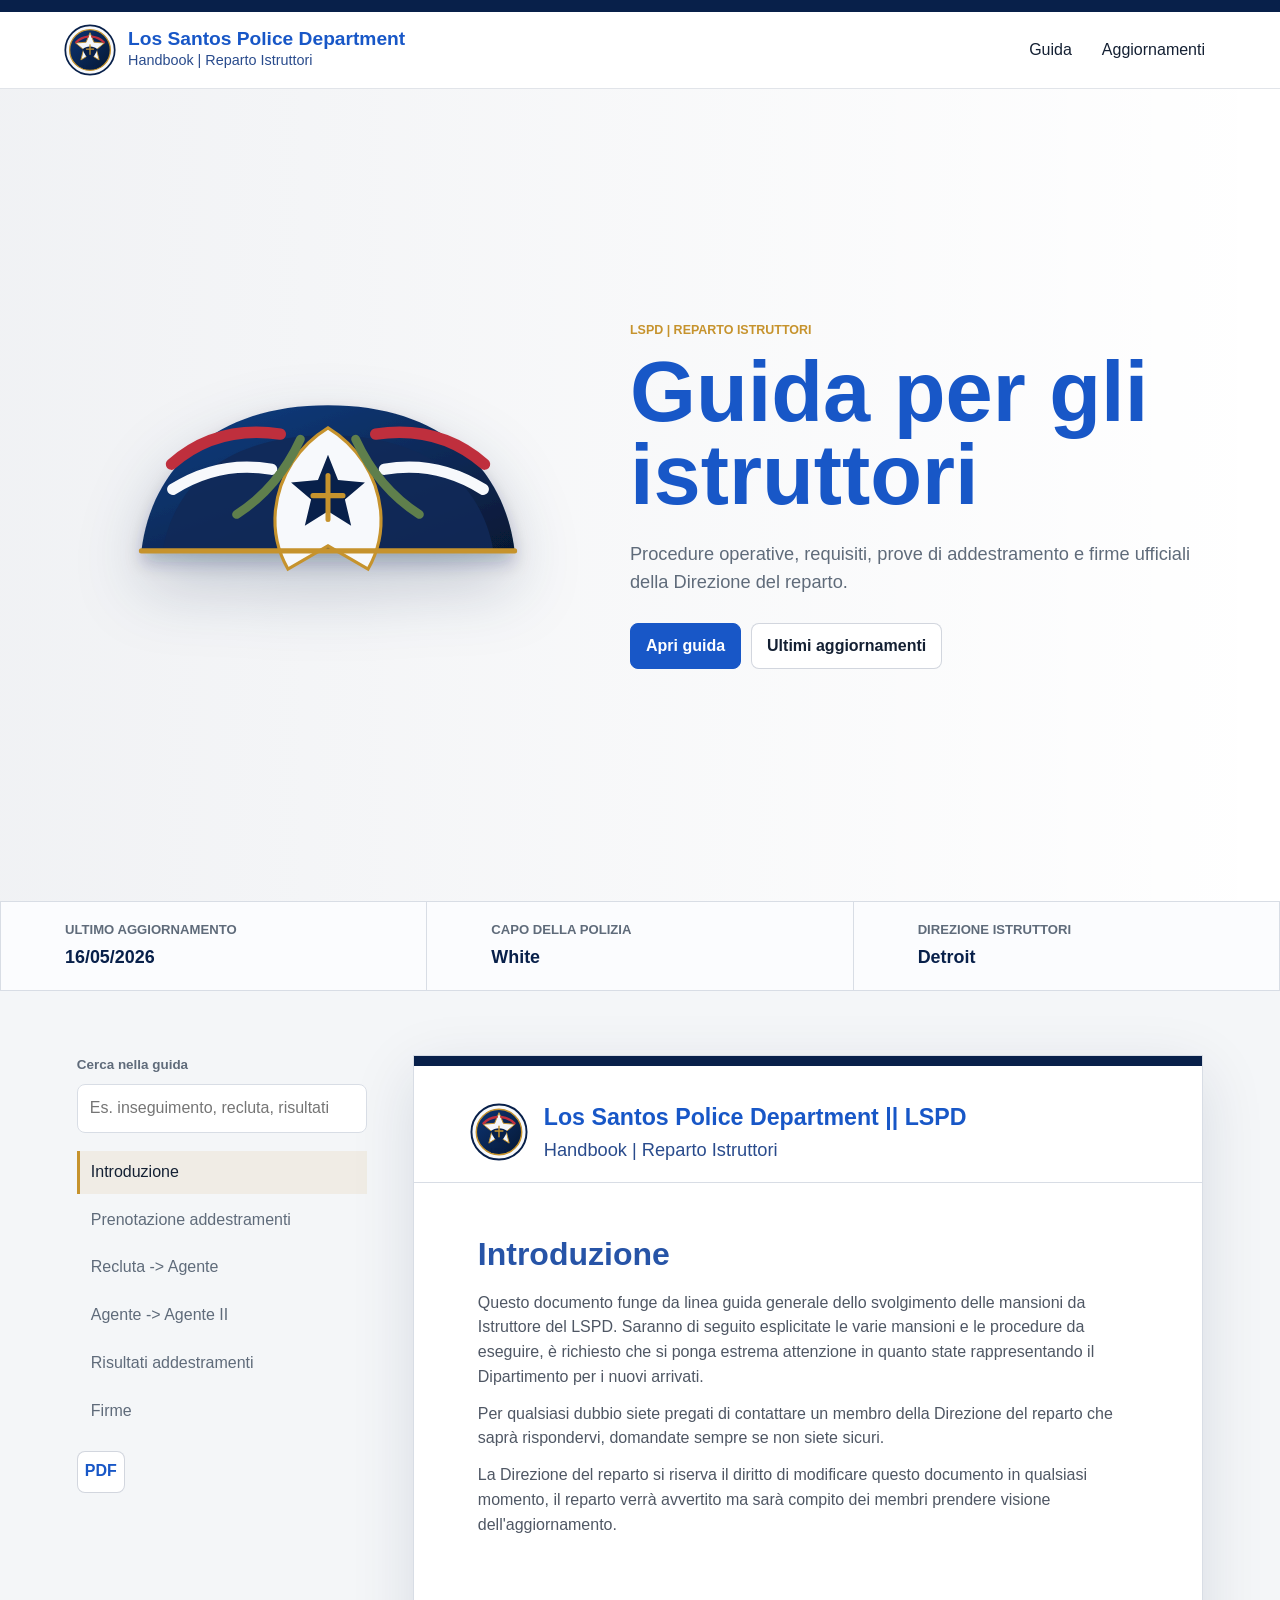
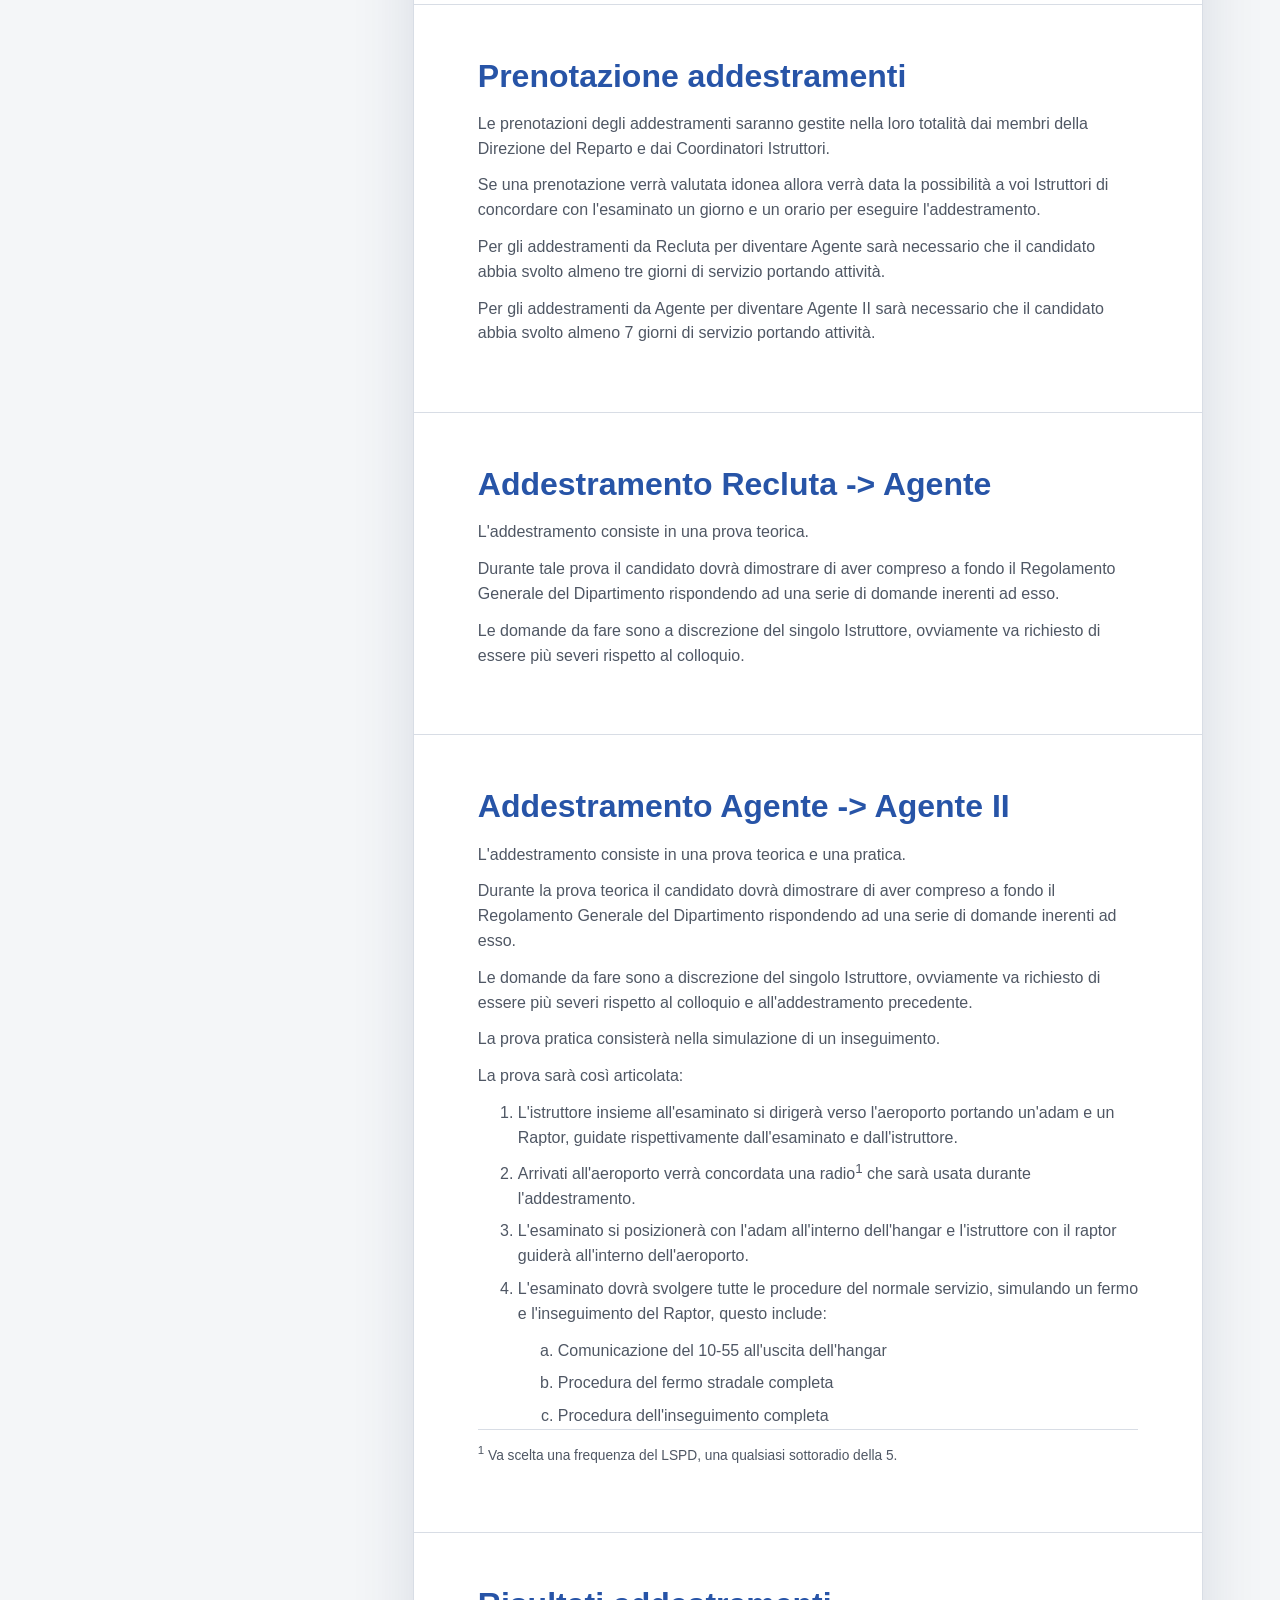
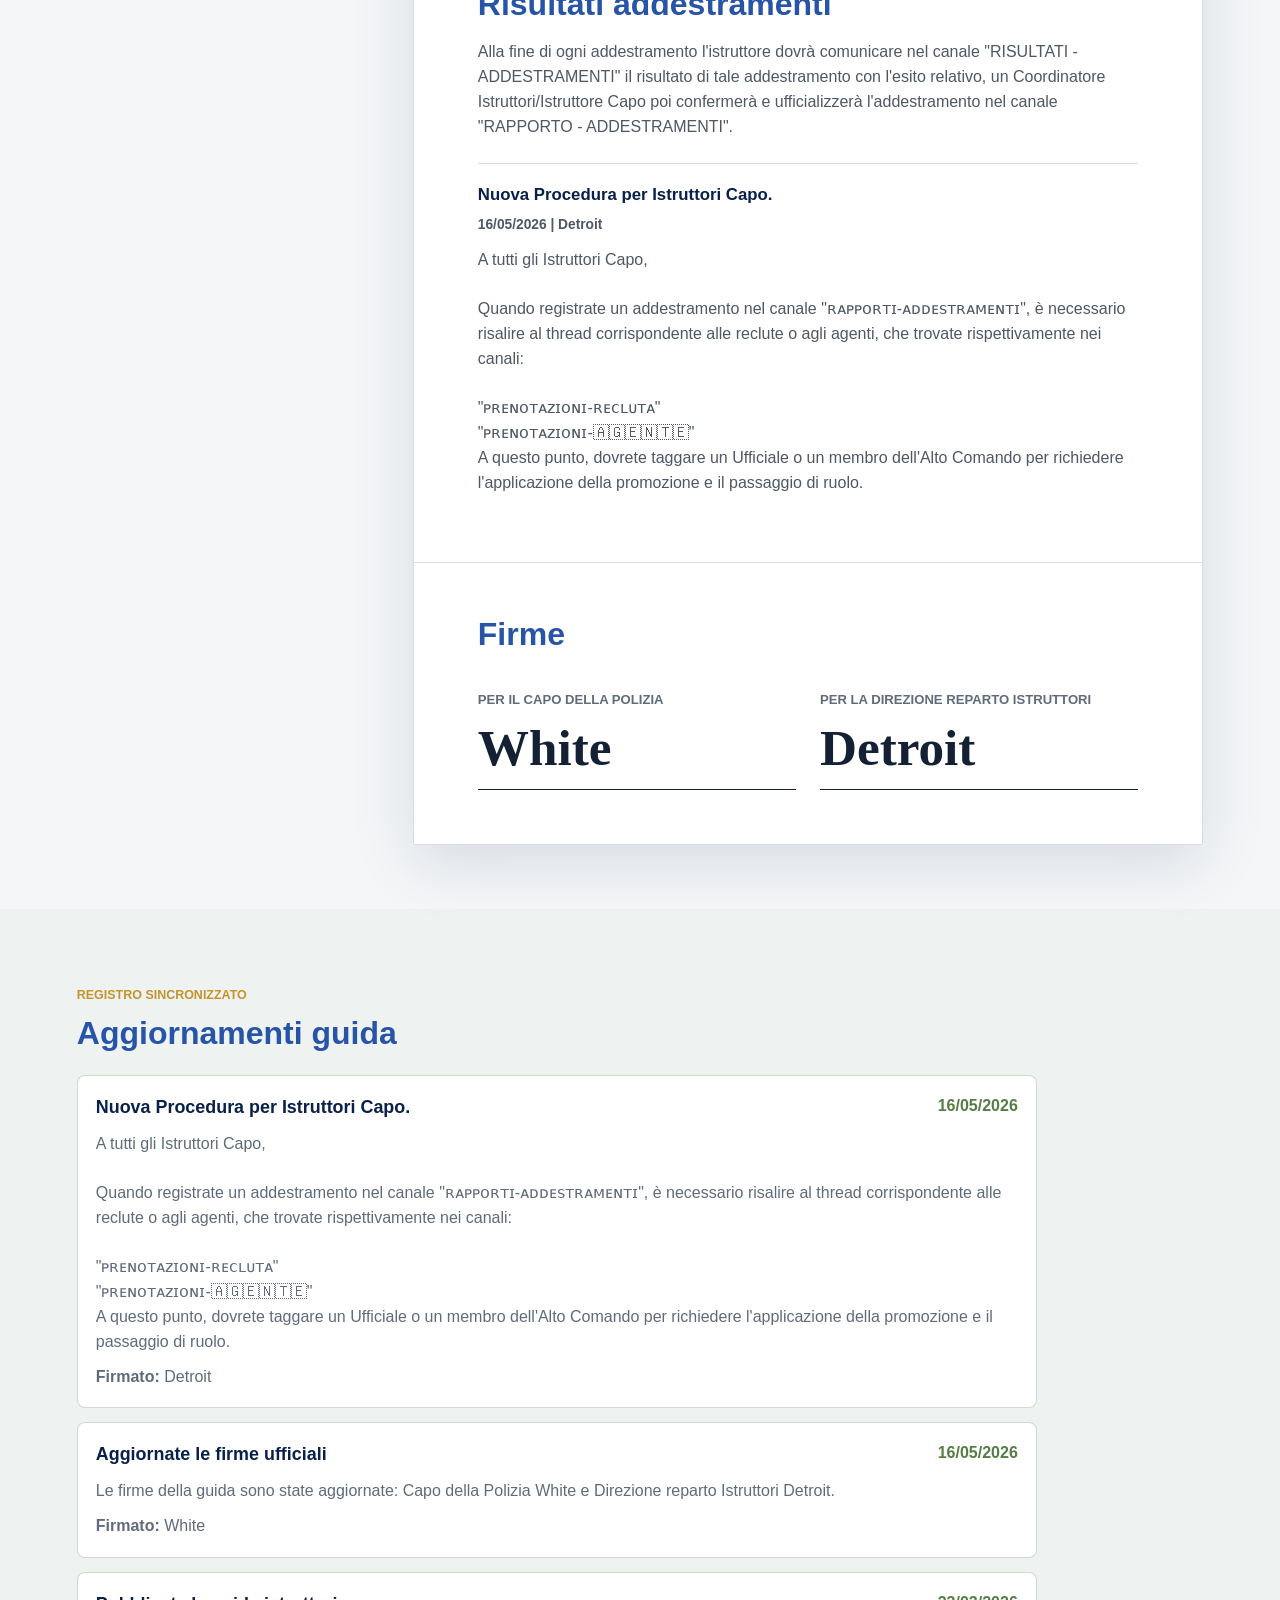
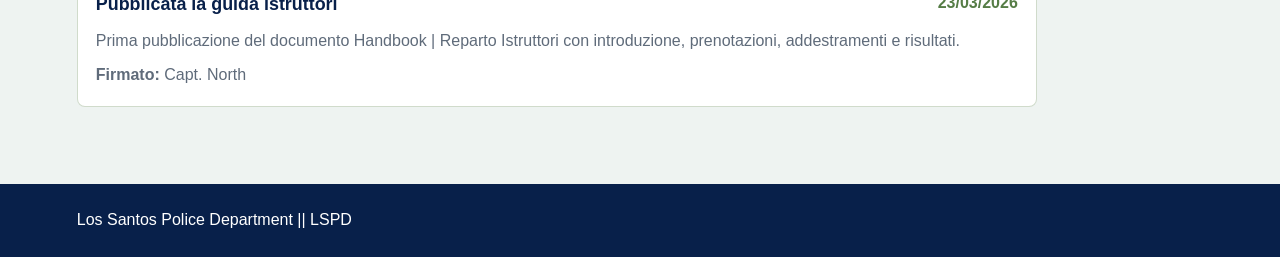
<file: index.html>
<!doctype html>
<html lang="it">
  <head>
    <meta charset="utf-8">
    <meta name="viewport" content="width=device-width, initial-scale=1">
    <meta name="theme-color" content="#08204a">
    <title>Guida Istruttori LSPD</title>
    <link rel="stylesheet" href="styles.css">
  </head>
  <body>
    <header class="topbar">
      <a class="brand" href="#inizio" aria-label="Guida Istruttori LSPD">
        <img src="assets/lspd-seal.svg" alt="" width="52" height="52">
        <span>
          <strong>Los Santos Police Department</strong>
          <small>Handbook | Reparto Istruttori</small>
        </span>
      </a>
      <nav class="main-nav" aria-label="Navigazione principale">
        <a href="#guida">Guida</a>
        <a href="#aggiornamenti">Aggiornamenti</a>
      </nav>
    </header>

    <main id="inizio">
      <section class="cover" aria-labelledby="titolo-guida">
        <div class="cover__media">
          <img src="assets/cover-emblem.svg" alt="">
        </div>
        <div class="cover__content">
          <p class="eyebrow">LSPD | Reparto Istruttori</p>
          <h1 id="titolo-guida">Guida per gli istruttori</h1>
          <p>
            Procedure operative, requisiti, prove di addestramento e firme ufficiali
            della Direzione del reparto.
          </p>
          <div class="cover__actions">
            <a class="button button--primary" href="#guida">Apri guida</a>
            <a class="button" href="#aggiornamenti">Ultimi aggiornamenti</a>
          </div>
        </div>
      </section>

      <section class="status-strip" aria-label="Stato documento">
        <div>
          <span>Ultimo aggiornamento</span>
          <strong id="last-updated">16/05/2026</strong>
        </div>
        <div>
          <span>Capo della Polizia</span>
          <strong>White</strong>
        </div>
        <div>
          <span>Direzione Istruttori</span>
          <strong>Detroit</strong>
        </div>
      </section>

      <section class="workspace" id="guida" aria-label="Guida">
        <aside class="toc" aria-label="Indice guida">
          <div class="toc__tools">
            <label for="search">Cerca nella guida</label>
            <input id="search" type="search" placeholder="Es. inseguimento, recluta, risultati">
          </div>
          <nav>
            <a href="#introduzione">Introduzione</a>
            <a href="#prenotazione">Prenotazione addestramenti</a>
            <a href="#recluta-agente">Recluta -> Agente</a>
            <a href="#agente-agente-ii">Agente -> Agente II</a>
            <a href="#risultati">Risultati addestramenti</a>
            <a href="#firme">Firme</a>
          </nav>
          <button class="icon-button" type="button" id="print-guide" aria-label="Stampa o salva PDF" title="Stampa o salva PDF">
            <span aria-hidden="true">PDF</span>
          </button>
        </aside>

        <article class="guide-document" id="guide-document">
          <header class="document-header">
            <img src="assets/lspd-seal.svg" alt="" width="58" height="58">
            <div>
              <p>Los Santos Police Department || LSPD</p>
              <span>Handbook | Reparto Istruttori</span>
            </div>
          </header>

          <section class="guide-section" id="introduzione" data-search-text="introduzione linea guida mansioni istruttore lspd dipartimento direzione aggiornamento">
            <h2>Introduzione</h2>
            <p>
              Questo documento funge da linea guida generale dello svolgimento delle
              mansioni da Istruttore del LSPD. Saranno di seguito esplicitate le varie
              mansioni e le procedure da eseguire, è richiesto che si ponga estrema
              attenzione in quanto state rappresentando il Dipartimento per i nuovi arrivati.
            </p>
            <p>
              Per qualsiasi dubbio siete pregati di contattare un membro della Direzione
              del reparto che saprà rispondervi, domandate sempre se non siete sicuri.
            </p>
            <p>
              La Direzione del reparto si riserva il diritto di modificare questo documento
              in qualsiasi momento, il reparto verrà avvertito ma sarà compito dei membri
              prendere visione dell'aggiornamento.
            </p>
          </section>

          <section class="guide-section" id="prenotazione" data-search-text="prenotazione addestramenti direzione coordinatori istruttori recluta agente giorni servizio">
            <h2>Prenotazione addestramenti</h2>
            <p>
              Le prenotazioni degli addestramenti saranno gestite nella loro totalità dai
              membri della Direzione del Reparto e dai Coordinatori Istruttori.
            </p>
            <p>
              Se una prenotazione verrà valutata idonea allora verrà data la possibilità a
              voi Istruttori di concordare con l'esaminato un giorno e un orario per
              eseguire l'addestramento.
            </p>
            <p>
              Per gli addestramenti da Recluta per diventare Agente sarà necessario che il
              candidato abbia svolto almeno tre giorni di servizio portando attività.
            </p>
            <p>
              Per gli addestramenti da Agente per diventare Agente II sarà necessario che il
              candidato abbia svolto almeno 7 giorni di servizio portando attività.
            </p>
          </section>

          <section class="guide-section" id="recluta-agente" data-search-text="addestramento recluta agente prova teorica regolamento generale dipartimento domande colloquio">
            <h2>Addestramento Recluta -> Agente</h2>
            <p>L'addestramento consiste in una prova teorica.</p>
            <p>
              Durante tale prova il candidato dovrà dimostrare di aver compreso a fondo il
              Regolamento Generale del Dipartimento rispondendo ad una serie di domande
              inerenti ad esso.
            </p>
            <p>
              Le domande da fare sono a discrezione del singolo Istruttore, ovviamente va
              richiesto di essere più severi rispetto al colloquio.
            </p>
          </section>

          <section class="guide-section" id="agente-agente-ii" data-search-text="addestramento agente agente ii prova teorica pratica inseguimento aeroporto adam raptor radio hangar 10-55 fermo stradale">
            <h2>Addestramento Agente -> Agente II</h2>
            <p>L'addestramento consiste in una prova teorica e una pratica.</p>
            <p>
              Durante la prova teorica il candidato dovrà dimostrare di aver compreso a
              fondo il Regolamento Generale del Dipartimento rispondendo ad una serie di
              domande inerenti ad esso.
            </p>
            <p>
              Le domande da fare sono a discrezione del singolo Istruttore, ovviamente va
              richiesto di essere più severi rispetto al colloquio e all'addestramento
              precedente.
            </p>
            <p>La prova pratica consisterà nella simulazione di un inseguimento.</p>
            <p>La prova sarà così articolata:</p>
            <ol>
              <li>
                L'istruttore insieme all'esaminato si dirigerà verso l'aeroporto portando
                un'adam e un Raptor, guidate rispettivamente dall'esaminato e
                dall'istruttore.
              </li>
              <li>
                Arrivati all'aeroporto verrà concordata una radio<sup>1</sup> che sarà
                usata durante l'addestramento.
              </li>
              <li>
                L'esaminato si posizionerà con l'adam all'interno dell'hangar e
                l'istruttore con il raptor guiderà all'interno dell'aeroporto.
              </li>
              <li>
                L'esaminato dovrà svolgere tutte le procedure del normale servizio,
                simulando un fermo e l'inseguimento del Raptor, questo include:
                <ol type="a">
                  <li>Comunicazione del 10-55 all'uscita dell'hangar</li>
                  <li>Procedura del fermo stradale completa</li>
                  <li>Procedura dell'inseguimento completa</li>
                </ol>
              </li>
            </ol>
            <p class="note"><sup>1</sup> Va scelta una frequenza del LSPD, una qualsiasi sottoradio della 5.</p>
          </section>

          <section class="guide-section" id="risultati" data-search-text="risultati addestramenti canale rapporto esito coordinatore istruttore capo conferma ufficializza">
            <h2>Risultati addestramenti</h2>
            <p>
              Alla fine di ogni addestramento l'istruttore dovrà comunicare nel canale
              "RISULTATI - ADDESTRAMENTI" il risultato di tale addestramento con l'esito
              relativo, un Coordinatore Istruttori/Istruttore Capo poi confermerà e
              ufficializzerà l'addestramento nel canale "RAPPORTO - ADDESTRAMENTI".
            </p>
          </section>

          <section class="guide-section signatures" id="firme" data-search-text="firme capo polizia white direzione reparto istruttori detroit">
            <h2>Firme</h2>
            <div class="signature-grid">
              <div>
                <span>Per il Capo della Polizia</span>
                <strong>White</strong>
              </div>
              <div>
                <span>Per la Direzione reparto Istruttori</span>
                <strong>Detroit</strong>
              </div>
            </div>
          </section>
        </article>
      </section>

      <section class="updates-band" id="aggiornamenti" aria-labelledby="titolo-aggiornamenti">
        <div class="section-heading">
          <p class="eyebrow">Registro sincronizzato</p>
          <h2 id="titolo-aggiornamenti">Aggiornamenti guida</h2>
        </div>
        <div class="updates-list" id="updates-list" aria-live="polite">
          <p>Caricamento aggiornamenti...</p>
        </div>
      </section>
    </main>

    <footer class="site-footer">
      <span>Los Santos Police Department || LSPD</span>
    </footer>

    <script src="app.js"></script>
  </body>
</html>
</file>
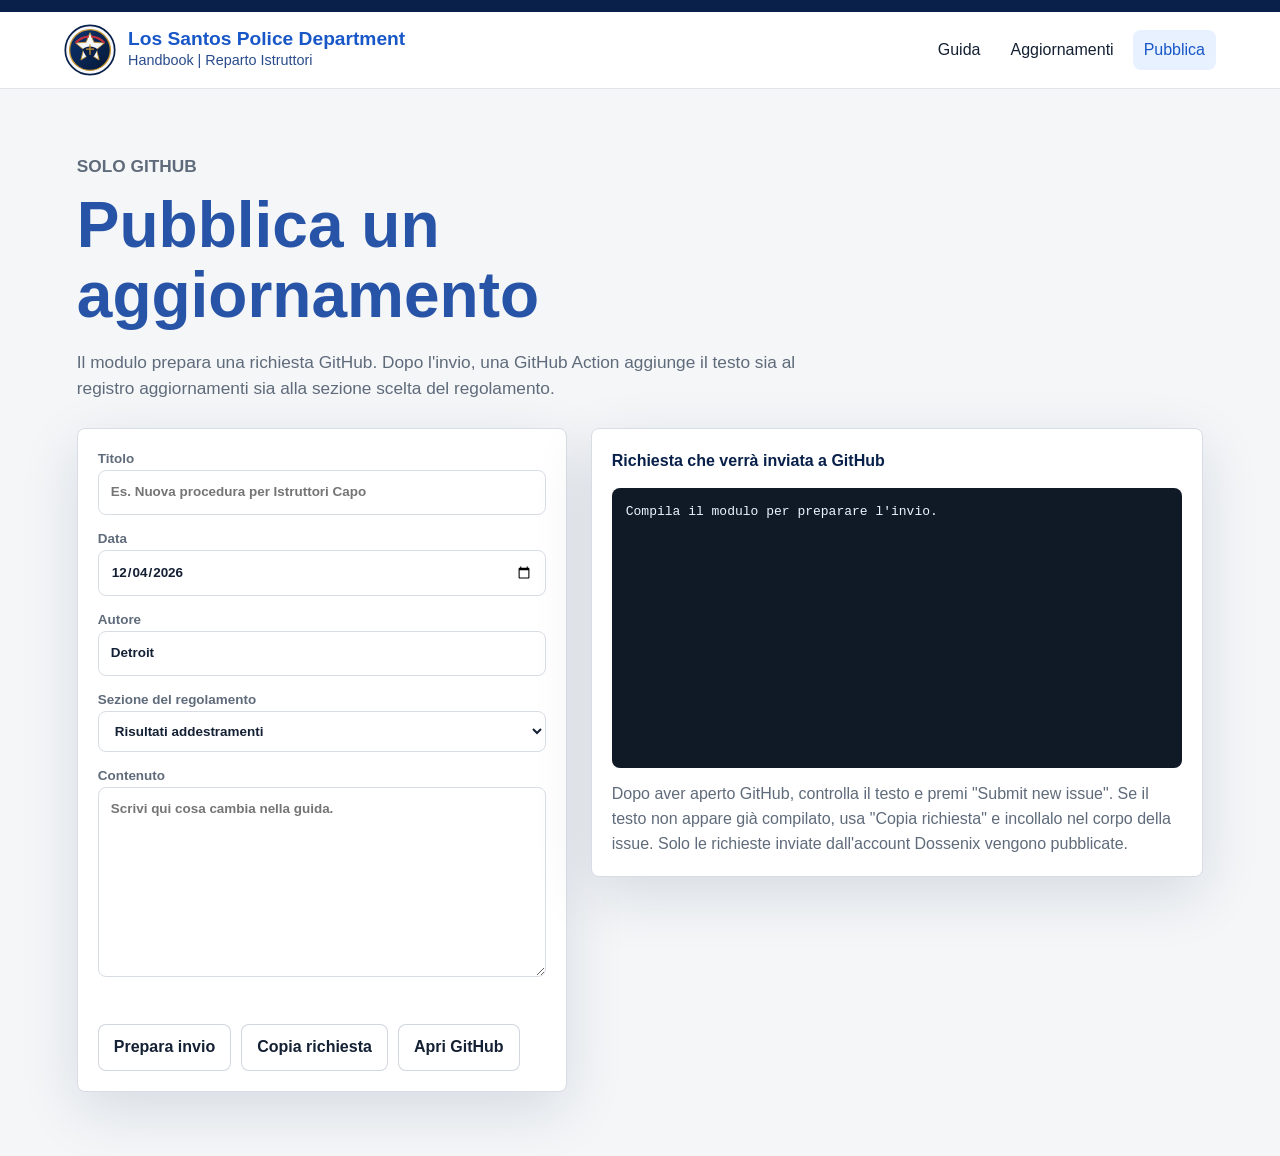
<file: admin.html>
<!doctype html>
<html lang="it">
  <head>
    <meta charset="utf-8">
    <meta name="viewport" content="width=device-width, initial-scale=1">
    <meta name="theme-color" content="#08204a">
    <title>Pubblica aggiornamento | Guida Istruttori LSPD</title>
    <link rel="stylesheet" href="styles.css">
  </head>
  <body>
    <header class="topbar">
      <a class="brand" href="index.html#inizio" aria-label="Guida Istruttori LSPD">
        <img src="assets/lspd-seal.svg" alt="" width="52" height="52">
        <span>
          <strong>Los Santos Police Department</strong>
          <small>Handbook | Reparto Istruttori</small>
        </span>
      </a>
      <nav class="main-nav" aria-label="Navigazione principale">
        <a href="index.html#guida">Guida</a>
        <a href="index.html#aggiornamenti">Aggiornamenti</a>
        <a href="admin.html" aria-current="page">Pubblica</a>
      </nav>
    </header>

    <main class="admin-shell">
      <section class="admin-hero">
        <p class="eyebrow">Solo GitHub</p>
        <h1>Pubblica un aggiornamento</h1>
        <p>
          Il modulo prepara una richiesta GitHub. Dopo l'invio, una GitHub Action aggiunge
          il testo sia al registro aggiornamenti sia alla sezione scelta del regolamento.
        </p>
      </section>

      <section class="admin-grid" aria-label="Editor aggiornamento">
        <form class="editor-panel" id="update-form">
          <label>
            Titolo
            <input name="title" required placeholder="Es. Nuova procedura per Istruttori Capo">
          </label>
          <label>
            Data
            <input name="date" type="date" required>
          </label>
          <label>
            Autore
            <input name="author" required value="Detroit">
          </label>
          <label>
            Sezione del regolamento
            <select name="section" required>
              <option value="risultati" selected>Risultati addestramenti</option>
              <option value="prenotazione">Prenotazione addestramenti</option>
              <option value="recluta-agente">Addestramento Recluta -> Agente</option>
              <option value="agente-agente-ii">Addestramento Agente -> Agente II</option>
              <option value="introduzione">Introduzione</option>
              <option value="firme">Firme</option>
            </select>
          </label>
          <label>
            Contenuto
            <textarea name="body" rows="8" required placeholder="Scrivi qui cosa cambia nella guida."></textarea>
          </label>
          <div class="form-actions">
            <button class="button button--primary" type="submit">Prepara invio</button>
            <button class="button" type="button" id="copy-json">Copia richiesta</button>
            <a class="button" id="github-edit-link" href="https://github.com/Dossenix/Guida-Istruttori/issues/new">Apri GitHub</a>
          </div>
        </form>

        <aside class="preview-panel">
          <h2>Richiesta che verrà inviata a GitHub</h2>
          <pre id="json-preview">Compila il modulo per preparare l'invio.</pre>
          <p class="admin-note">
            Dopo aver aperto GitHub, controlla il testo e premi "Submit new issue".
            Se il testo non appare già compilato, usa "Copia richiesta" e incollalo nel corpo della issue.
            Solo le richieste inviate dall'account Dossenix vengono pubblicate.
          </p>
        </aside>
      </section>
    </main>

    <script src="admin.js"></script>
  </body>
</html>
</file>
<file: styles.css>
:root {
  --ink: #142033;
  --muted: #5f6b7a;
  --line: #d8dde5;
  --navy: #08204a;
  --blue: #1857c7;
  --sky: #e8f1ff;
  --gold: #c6932d;
  --green: #567d46;
  --paper: #ffffff;
  --bg: #f4f6f8;
  --shadow: 0 18px 60px rgba(8, 32, 74, 0.12);
}

* {
  box-sizing: border-box;
}

html {
  scroll-behavior: smooth;
}

body {
  margin: 0;
  color: var(--ink);
  background: var(--bg);
  font-family: "Segoe UI", Arial, sans-serif;
  line-height: 1.55;
}

a {
  color: inherit;
}

.topbar {
  position: sticky;
  top: 0;
  z-index: 20;
  display: flex;
  align-items: center;
  justify-content: space-between;
  gap: 24px;
  padding: 12px clamp(18px, 5vw, 72px);
  background: rgba(255, 255, 255, 0.94);
  border-top: 12px solid var(--navy);
  border-bottom: 1px solid rgba(8, 32, 74, 0.12);
  backdrop-filter: blur(14px);
}

.brand {
  display: inline-flex;
  align-items: center;
  gap: 12px;
  min-width: 0;
  text-decoration: none;
}

.brand img {
  flex: 0 0 auto;
}

.brand strong,
.brand small {
  display: block;
}

.brand strong {
  color: var(--blue);
  font-size: clamp(0.98rem, 1.6vw, 1.2rem);
  line-height: 1.1;
}

.brand small {
  color: #294b8c;
  font-size: 0.9rem;
}

.main-nav {
  display: flex;
  align-items: center;
  gap: 8px;
  flex-wrap: wrap;
}

.main-nav a {
  padding: 8px 11px;
  color: var(--ink);
  text-decoration: none;
  border-radius: 8px;
}

.main-nav a:hover,
.main-nav a[aria-current="page"] {
  background: var(--sky);
  color: var(--blue);
}

.cover {
  display: grid;
  grid-template-columns: minmax(280px, 0.85fr) minmax(300px, 1fr);
  min-height: calc(100vh - 88px);
  align-items: center;
  gap: clamp(24px, 5vw, 72px);
  padding: clamp(32px, 6vw, 82px) clamp(18px, 7vw, 96px);
  background:
    linear-gradient(90deg, rgba(8, 32, 74, 0.06), rgba(255, 255, 255, 0)),
    var(--paper);
}

.cover__media {
  display: grid;
  place-items: center;
  min-height: 360px;
}

.cover__media img {
  width: min(100%, 560px);
  height: auto;
  filter: drop-shadow(0 28px 34px rgba(8, 32, 74, 0.22));
}

.cover__content {
  max-width: 680px;
}

.eyebrow {
  margin: 0 0 10px;
  color: var(--gold);
  font-weight: 800;
  letter-spacing: 0;
  text-transform: uppercase;
  font-size: 0.78rem;
}

h1,
h2,
h3,
p {
  overflow-wrap: anywhere;
}

h1 {
  margin: 0;
  color: var(--blue);
  font-size: clamp(2.6rem, 7vw, 5.3rem);
  line-height: 0.98;
  letter-spacing: 0;
}

.cover__content > p:not(.eyebrow) {
  max-width: 610px;
  margin: 24px 0 0;
  color: var(--muted);
  font-size: 1.14rem;
}

.cover__actions,
.form-actions {
  display: flex;
  align-items: center;
  gap: 10px;
  flex-wrap: wrap;
  margin-top: 26px;
}

.button,
button.button {
  display: inline-flex;
  align-items: center;
  justify-content: center;
  min-height: 42px;
  padding: 10px 15px;
  border: 1px solid rgba(8, 32, 74, 0.18);
  border-radius: 8px;
  color: var(--ink);
  background: var(--paper);
  font: inherit;
  font-weight: 700;
  text-decoration: none;
  cursor: pointer;
}

.button:hover {
  border-color: var(--blue);
  color: var(--blue);
}

.button--primary {
  border-color: var(--blue);
  background: var(--blue);
  color: white;
}

.button--primary:hover {
  background: #1248aa;
  color: white;
}

.status-strip {
  display: grid;
  grid-template-columns: repeat(3, 1fr);
  gap: 1px;
  padding: 1px;
  background: var(--line);
}

.status-strip div {
  padding: 18px clamp(18px, 5vw, 72px);
  background: #fbfcfe;
}

.status-strip span,
.signature-grid span {
  display: block;
  color: var(--muted);
  font-size: 0.82rem;
  font-weight: 700;
  text-transform: uppercase;
}

.status-strip strong {
  display: block;
  margin-top: 4px;
  color: var(--navy);
  font-size: 1.12rem;
}

.workspace {
  display: grid;
  grid-template-columns: minmax(230px, 290px) minmax(0, 1fr);
  gap: clamp(24px, 4vw, 46px);
  padding: clamp(28px, 5vw, 70px) clamp(18px, 6vw, 82px);
}

.toc {
  position: sticky;
  top: 104px;
  align-self: start;
  display: grid;
  gap: 18px;
}

.toc__tools {
  display: grid;
  gap: 8px;
}

label {
  color: var(--muted);
  font-size: 0.84rem;
  font-weight: 800;
}

input,
select,
textarea {
  width: 100%;
  padding: 11px 12px;
  border: 1px solid var(--line);
  border-radius: 8px;
  color: var(--ink);
  background: white;
  font: inherit;
}

textarea {
  resize: vertical;
}

.toc nav {
  display: grid;
  gap: 5px;
}

.toc a {
  padding: 9px 11px;
  border-left: 3px solid transparent;
  color: var(--muted);
  text-decoration: none;
}

.toc a:hover,
.toc a.is-active {
  border-left-color: var(--gold);
  background: rgba(198, 147, 45, 0.09);
  color: var(--ink);
}

.icon-button {
  width: 48px;
  height: 42px;
  border: 1px solid rgba(8, 32, 74, 0.18);
  border-radius: 8px;
  background: white;
  color: var(--blue);
  font: inherit;
  font-weight: 900;
  cursor: pointer;
}

.guide-document {
  background: var(--paper);
  border: 1px solid var(--line);
  box-shadow: var(--shadow);
}

.document-header {
  display: flex;
  align-items: center;
  gap: 16px;
  padding: clamp(18px, 4vw, 34px) clamp(20px, 5vw, 56px) 18px;
  border-top: 10px solid var(--navy);
}

.document-header p {
  margin: 0;
  color: var(--blue);
  font-size: clamp(1.05rem, 2vw, 1.45rem);
  font-weight: 900;
}

.document-header span {
  display: block;
  color: #294b8c;
  font-size: clamp(0.96rem, 1.8vw, 1.14rem);
}

.guide-section {
  padding: clamp(24px, 5vw, 54px) clamp(20px, 5vw, 72px);
  border-top: 1px solid var(--line);
}

.guide-section[hidden] {
  display: none;
}

.guide-section h2,
.section-heading h2,
.admin-hero h1 {
  margin: 0 0 18px;
  color: #2754a7;
  font-size: clamp(1.5rem, 3vw, 2rem);
  line-height: 1.1;
  letter-spacing: 0;
}

.guide-section p {
  max-width: 820px;
  margin: 0 0 12px;
  color: #4f5764;
}

.guide-section ol {
  max-width: 820px;
  margin: 12px 0 0;
  color: #4f5764;
}

.guide-section li + li {
  margin-top: 8px;
}

.guide-addition {
  max-width: 820px;
  margin-top: 24px;
  padding-top: 18px;
  border-top: 1px solid var(--line);
}

.guide-addition h3 {
  margin: 0 0 6px;
  color: var(--navy);
  font-size: 1.05rem;
}

.guide-addition__meta {
  color: var(--green);
  font-size: 0.86rem;
  font-weight: 800;
}

.guide-addition__body {
  white-space: pre-line;
}

.note {
  margin-top: 22px;
  padding-top: 12px;
  border-top: 1px solid var(--line);
  font-size: 0.86rem;
}

.signature-grid {
  display: grid;
  grid-template-columns: repeat(2, minmax(0, 1fr));
  gap: 24px;
  max-width: 720px;
}

.signature-grid div {
  padding: 20px 0 16px;
  border-bottom: 1px solid var(--ink);
}

.signature-grid strong {
  display: block;
  margin-top: 12px;
  color: var(--ink);
  font-family: "Segoe Script", "Brush Script MT", cursive;
  font-size: clamp(2rem, 6vw, 3.2rem);
  line-height: 1;
}

.updates-band {
  padding: clamp(34px, 6vw, 78px) clamp(18px, 6vw, 82px);
  background: #eef3f1;
}

.section-heading {
  max-width: 760px;
  margin-bottom: 24px;
}

.section-heading h2 {
  margin-bottom: 0;
}

.updates-list {
  display: grid;
  gap: 14px;
  max-width: 960px;
}

.update-card {
  padding: 18px;
  border: 1px solid rgba(86, 125, 70, 0.28);
  border-radius: 8px;
  background: white;
}

.update-card header {
  display: flex;
  justify-content: space-between;
  gap: 16px;
  align-items: start;
}

.update-card h3 {
  margin: 0;
  color: var(--navy);
  font-size: 1.12rem;
}

.update-card time {
  flex: 0 0 auto;
  color: var(--green);
  font-weight: 900;
}

.update-card p {
  margin: 10px 0 0;
  color: var(--muted);
  white-space: pre-line;
}

.site-footer {
  display: flex;
  justify-content: space-between;
  gap: 16px;
  padding: 24px clamp(18px, 6vw, 82px);
  color: white;
  background: var(--navy);
}

.site-footer a {
  color: white;
  font-weight: 800;
}

.admin-shell {
  padding: clamp(28px, 5vw, 70px) clamp(18px, 6vw, 82px);
}

.admin-hero {
  max-width: 780px;
  margin-bottom: 26px;
}

.admin-hero h1 {
  font-size: clamp(2.2rem, 5vw, 4.4rem);
}

.admin-hero p {
  color: var(--muted);
  font-size: 1.08rem;
}

.admin-grid {
  display: grid;
  grid-template-columns: minmax(280px, 0.8fr) minmax(300px, 1fr);
  gap: 24px;
  align-items: start;
}

.editor-panel,
.preview-panel {
  display: grid;
  gap: 14px;
  padding: 20px;
  border: 1px solid var(--line);
  border-radius: 8px;
  background: white;
  box-shadow: var(--shadow);
}

.preview-panel h2 {
  margin: 0;
  color: var(--navy);
  font-size: 1rem;
}

pre {
  min-height: 280px;
  margin: 0;
  padding: 14px;
  overflow: auto;
  border-radius: 8px;
  background: #101926;
  color: #edf6ff;
  white-space: pre-wrap;
}

code {
  font-family: "Cascadia Code", Consolas, monospace;
}

.admin-note {
  margin: 0;
  color: var(--muted);
}

@media (max-width: 900px) {
  .topbar {
    position: static;
    align-items: flex-start;
    flex-direction: column;
  }

  .cover,
  .workspace,
  .admin-grid {
    grid-template-columns: 1fr;
  }

  .cover {
    min-height: auto;
  }

  .cover__media {
    min-height: 230px;
    order: 2;
  }

  .toc {
    position: static;
  }

  .status-strip,
  .signature-grid {
    grid-template-columns: 1fr;
  }
}

@media (max-width: 560px) {
  .main-nav {
    width: 100%;
  }

  .main-nav a {
    flex: 1 1 auto;
    text-align: center;
  }

  .document-header,
  .update-card header,
  .site-footer {
    flex-direction: column;
  }

  h1 {
    font-size: clamp(2.3rem, 15vw, 3.5rem);
  }
}

@media print {
  body {
    background: white;
  }

  .topbar,
  .toc,
  .cover,
  .status-strip,
  .updates-band,
  .site-footer {
    display: none;
  }

  .workspace {
    display: block;
    padding: 0;
  }

  .guide-document {
    border: 0;
    box-shadow: none;
  }

  .guide-section {
    break-inside: avoid;
  }
}
</file>
